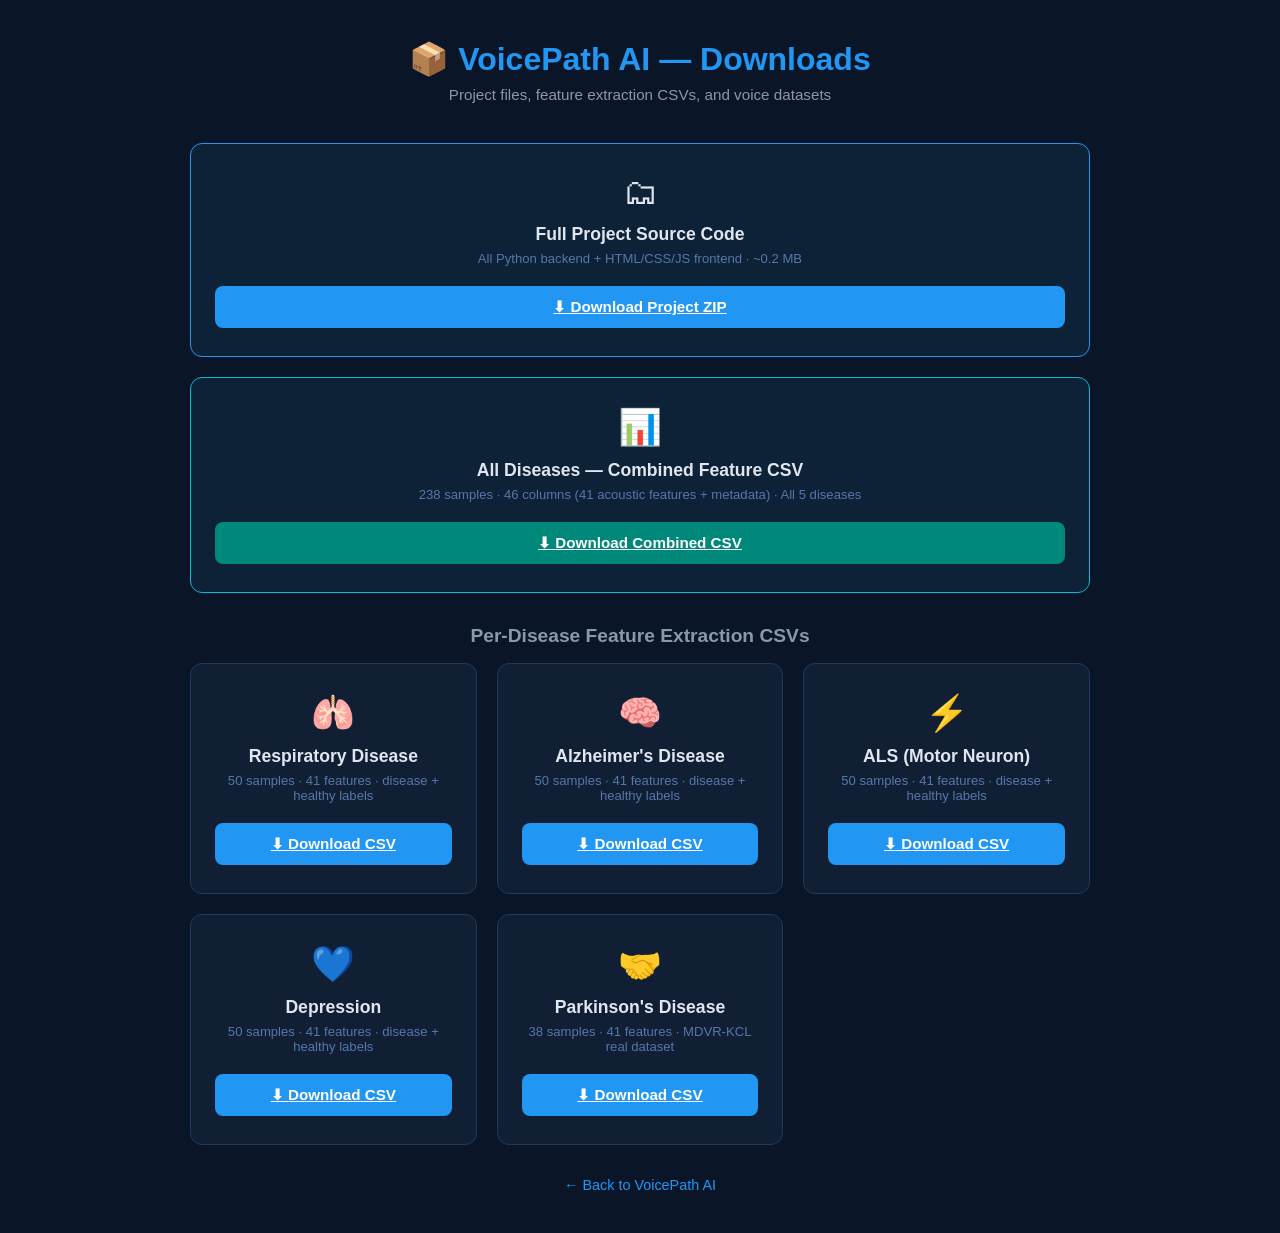
<file: voicepath_ai/frontend/downloads.html>
<!DOCTYPE html>
<html lang="en">
<head>
<meta charset="UTF-8">
<meta name="viewport" content="width=device-width, initial-scale=1.0">
<title>Dataset Downloads — VoicePath AI</title>
<style>
  * { box-sizing: border-box; margin: 0; padding: 0; }
  body { font-family: 'Segoe UI', sans-serif; background: #0a1628; color: #e0e6f0; min-height: 100vh; display: flex; flex-direction: column; align-items: center; justify-content: center; padding: 40px 20px; }
  h1 { font-size: 2rem; color: #2196F3; margin-bottom: 8px; }
  p.sub { color: #8899aa; margin-bottom: 40px; font-size: 0.95rem; }
  .cards { display: grid; grid-template-columns: repeat(auto-fit, minmax(260px, 1fr)); gap: 20px; width: 100%; max-width: 900px; }
  .card { background: #111f35; border: 1px solid #1e3a5f; border-radius: 12px; padding: 28px 24px; text-align: center; }
  .card h2 { font-size: 1.1rem; margin-bottom: 6px; }
  .card .meta { font-size: 0.82rem; color: #5577aa; margin-bottom: 20px; }
  .card .meta span { display: block; }
  .btn { display: inline-block; padding: 12px 28px; background: #2196F3; color: #fff; border: none; border-radius: 8px; font-size: 0.95rem; font-weight: 600; cursor: pointer; width: 100%; transition: background 0.2s; }
  .btn:hover { background: #1976D2; }
  .btn:disabled { background: #1a3a5c; color: #5577aa; cursor: not-allowed; }
  .progress { margin-top: 12px; font-size: 0.82rem; color: #5577aa; min-height: 18px; }
  .icon { font-size: 2.2rem; margin-bottom: 12px; }
  a.back { color: #2196F3; text-decoration: none; margin-top: 32px; font-size: 0.9rem; }
  a.back:hover { text-decoration: underline; }
</style>
</head>
<body>

<h1>📦 VoicePath AI — Downloads</h1>
<p class="sub">Project files, feature extraction CSVs, and voice datasets</p>

<div class="cards">

  <!-- PROJECT ZIP -->
  <div class="card" style="grid-column:1/-1;background:#0d2137;border-color:#2196F3">
    <div class="icon">🗂</div>
    <h2>Full Project Source Code</h2>
    <div class="meta"><span>All Python backend + HTML/CSS/JS frontend · ~0.2 MB</span></div>
    <a class="btn" href="/VoicePath_AI_Project.zip" download>⬇ Download Project ZIP</a>
  </div>

  <!-- COMBINED FEATURES -->
  <div class="card" style="grid-column:1/-1;background:#0d2137;border-color:#00BCD4">
    <div class="icon">📊</div>
    <h2>All Diseases — Combined Feature CSV</h2>
    <div class="meta"><span>238 samples · 46 columns (41 acoustic features + metadata) · All 5 diseases</span></div>
    <a class="btn" href="/all_diseases_features.csv" download style="background:#00897B">⬇ Download Combined CSV</a>
  </div>

</div>

<h2 style="margin:32px 0 16px;font-size:1.2rem;color:#8899aa">Per-Disease Feature Extraction CSVs</h2>
<div class="cards">

  <div class="card">
    <div class="icon">🫁</div>
    <h2>Respiratory Disease</h2>
    <div class="meta"><span>50 samples · 41 features · disease + healthy labels</span></div>
    <a class="btn" href="/respiratory_features.csv" download>⬇ Download CSV</a>
  </div>

  <div class="card">
    <div class="icon">🧠</div>
    <h2>Alzheimer's Disease</h2>
    <div class="meta"><span>50 samples · 41 features · disease + healthy labels</span></div>
    <a class="btn" href="/alzheimers_features.csv" download>⬇ Download CSV</a>
  </div>

  <div class="card">
    <div class="icon">⚡</div>
    <h2>ALS (Motor Neuron)</h2>
    <div class="meta"><span>50 samples · 41 features · disease + healthy labels</span></div>
    <a class="btn" href="/als_features.csv" download>⬇ Download CSV</a>
  </div>

  <div class="card">
    <div class="icon">💙</div>
    <h2>Depression</h2>
    <div class="meta"><span>50 samples · 41 features · disease + healthy labels</span></div>
    <a class="btn" href="/depression_features.csv" download>⬇ Download CSV</a>
  </div>

  <div class="card">
    <div class="icon">🤝</div>
    <h2>Parkinson's Disease</h2>
    <div class="meta"><span>38 samples · 41 features · MDVR-KCL real dataset</span></div>
    <a class="btn" href="/parkinsons_features.csv" download>⬇ Download CSV</a>
  </div>

</div>

<a class="back" href="/">← Back to VoicePath AI</a>

<script>
// Direct anchor downloads — no JS needed
</script>
</body>
</html>
</file>
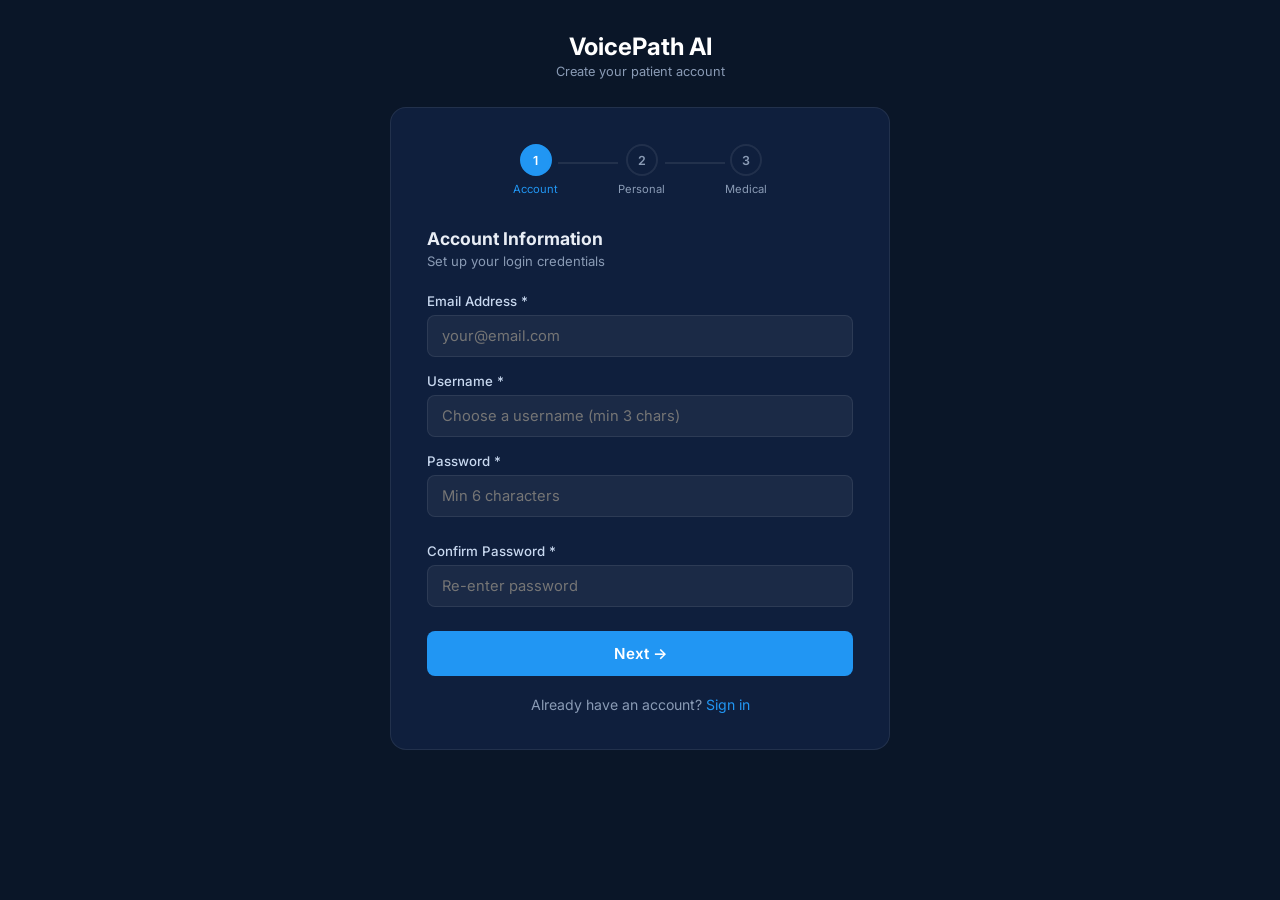
<file: voicepath_ai/frontend/register.html>
<!DOCTYPE html>
<html lang="en">
<head>
<meta charset="UTF-8">
<meta name="viewport" content="width=device-width, initial-scale=1.0">
<title>Create Account — VoicePath AI</title>
<link rel="preconnect" href="https://fonts.googleapis.com">
<link href="https://fonts.googleapis.com/css2?family=Inter:wght@300;400;500;600;700&display=swap" rel="stylesheet">
<style>
*, *::before, *::after { box-sizing: border-box; margin: 0; padding: 0; }
:root {
  --bg: #0a1628; --bg-card: #0f1f3d; --primary: #2196F3; --secondary: #00BCD4;
  --text: #e8edf5; --text-muted: #8a9bb5; --border: rgba(255,255,255,0.08);
  --danger: #ef5350; --success: #66BB6A; --font: 'Inter', system-ui, sans-serif;
}
body { font-family: var(--font); background: var(--bg); color: var(--text); min-height: 100vh; display: flex; flex-direction: column; align-items: center; justify-content: flex-start; padding: 32px 24px; }
.brand { text-align: center; margin-bottom: 28px; }
.brand h1 { font-size: 1.5rem; font-weight: 700; color: #fff; }
.brand p { font-size: 0.8rem; color: var(--text-muted); margin-top: 3px; }
.card { background: var(--bg-card); border: 1px solid var(--border); border-radius: 16px; padding: 36px; width: 100%; max-width: 500px; }
/* Progress */
.progress-bar { display: flex; align-items: center; justify-content: center; gap: 0; margin-bottom: 32px; }
.step-dot { display: flex; flex-direction: column; align-items: center; gap: 6px; }
.dot { width: 32px; height: 32px; border-radius: 50%; border: 2px solid var(--border); background: transparent; display: flex; align-items: center; justify-content: center; font-size: 0.78rem; font-weight: 600; color: var(--text-muted); transition: all 0.3s; }
.dot.active { border-color: var(--primary); background: var(--primary); color: #fff; }
.dot.done { border-color: var(--success); background: var(--success); color: #fff; }
.step-label { font-size: 0.7rem; color: var(--text-muted); white-space: nowrap; }
.step-label.active { color: var(--primary); }
.connector { flex: 1; height: 2px; background: var(--border); max-width: 60px; margin-top: -14px; transition: background 0.3s; }
.connector.done { background: var(--success); }
/* Form */
.step-panel { display: none; }
.step-panel.active { display: block; }
.step-title { font-size: 1.1rem; font-weight: 700; margin-bottom: 4px; }
.step-sub { font-size: 0.82rem; color: var(--text-muted); margin-bottom: 24px; }
.form-row { display: grid; grid-template-columns: 1fr 1fr; gap: 14px; }
.form-group { margin-bottom: 16px; }
label { display: block; font-size: 0.83rem; font-weight: 500; margin-bottom: 6px; color: #c8d8ef; }
input[type=text], input[type=email], input[type=password], input[type=number], input[type=date], select, textarea {
  width: 100%; background: rgba(255,255,255,0.05); border: 1.5px solid var(--border);
  color: var(--text); border-radius: 8px; padding: 11px 14px; font-size: 0.92rem;
  font-family: var(--font); outline: none; transition: border-color 0.2s;
}
select option { background: #0f1f3d; }
textarea { resize: vertical; min-height: 70px; }
input:focus, select:focus, textarea:focus { border-color: var(--primary); }
.toggle-group { display: grid; grid-template-columns: 1fr 1fr; gap: 10px; }
.toggle-btn { background: rgba(255,255,255,0.04); border: 1.5px solid var(--border); color: var(--text-muted); border-radius: 8px; padding: 10px; font-size: 0.85rem; font-weight: 500; cursor: pointer; font-family: var(--font); text-align: center; transition: all 0.2s; }
.toggle-btn.selected-yes { border-color: var(--danger); background: rgba(239,83,80,0.1); color: #ef5350; }
.toggle-btn.selected-no  { border-color: var(--success); background: rgba(76,175,80,0.1); color: var(--success); }
.nav-btns { display: flex; gap: 12px; margin-top: 24px; }
.btn { flex: 1; background: var(--primary); color: #fff; border: none; border-radius: 8px; padding: 13px; font-size: 0.95rem; font-weight: 600; cursor: pointer; font-family: var(--font); transition: background 0.2s; display: flex; align-items: center; justify-content: center; gap: 8px; }
.btn:hover { background: #1976D2; }
.btn:disabled { opacity: 0.6; cursor: not-allowed; }
.btn-outline { background: transparent; color: var(--primary); border: 1.5px solid var(--primary); }
.btn-outline:hover { background: rgba(33,150,243,0.1); }
.error-msg { background: rgba(239,83,80,0.1); border: 1px solid rgba(239,83,80,0.3); color: var(--danger); border-radius: 8px; padding: 12px; font-size: 0.85rem; margin-bottom: 18px; display: none; }
.login-link { text-align: center; margin-top: 20px; font-size: 0.88rem; color: var(--text-muted); }
.link { color: var(--primary); text-decoration: none; }
.link:hover { text-decoration: underline; }
.pw-strength { height: 4px; border-radius: 2px; margin-top: 6px; transition: all 0.3s; }
.spinner { width: 16px; height: 16px; border: 2.5px solid rgba(255,255,255,0.3); border-top-color:#fff; border-radius:50%; animation: spin 0.7s linear infinite; }
@keyframes spin { to { transform: rotate(360deg); } }
@media(max-width:500px) { .form-row { grid-template-columns: 1fr; } }
</style>
</head>
<body>
<div class="brand">
  <h1>VoicePath AI</h1>
  <p>Create your patient account</p>
</div>

<div class="card">
  <!-- Progress bar -->
  <div class="progress-bar" id="progress-bar">
    <div class="step-dot">
      <div class="dot active" id="dot-1">1</div>
      <div class="step-label active" id="lbl-1">Account</div>
    </div>
    <div class="connector" id="conn-1"></div>
    <div class="step-dot">
      <div class="dot" id="dot-2">2</div>
      <div class="step-label" id="lbl-2">Personal</div>
    </div>
    <div class="connector" id="conn-2"></div>
    <div class="step-dot">
      <div class="dot" id="dot-3">3</div>
      <div class="step-label" id="lbl-3">Medical</div>
    </div>
  </div>

  <div class="error-msg" id="error-msg"></div>

  <!-- STEP 1: Account -->
  <div class="step-panel active" id="step-1">
    <h3 class="step-title">Account Information</h3>
    <p class="step-sub">Set up your login credentials</p>
    <div class="form-group">
      <label>Email Address *</label>
      <input type="email" id="email" placeholder="your@email.com" required>
    </div>
    <div class="form-group">
      <label>Username *</label>
      <input type="text" id="username" placeholder="Choose a username (min 3 chars)" required>
    </div>
    <div class="form-group">
      <label>Password *</label>
      <input type="password" id="password" placeholder="Min 6 characters" oninput="checkPwStrength(this.value)" required>
      <div class="pw-strength" id="pw-strength"></div>
    </div>
    <div class="form-group">
      <label>Confirm Password *</label>
      <input type="password" id="confirm-pw" placeholder="Re-enter password" required>
    </div>
    <div class="nav-btns">
      <button class="btn" onclick="nextStep(1)">Next &#8594;</button>
    </div>
  </div>

  <!-- STEP 2: Personal Info -->
  <div class="step-panel" id="step-2">
    <h3 class="step-title">Personal Information</h3>
    <p class="step-sub">Help us personalize your dashboard</p>
    <div class="form-group">
      <label>Full Name *</label>
      <input type="text" id="full-name" placeholder="Enter your full name" required>
    </div>
    <div class="form-row">
      <div class="form-group">
        <label>Age</label>
        <input type="number" id="age" placeholder="Years" min="1" max="120">
      </div>
      <div class="form-group">
        <label>Gender</label>
        <select id="gender">
          <option value="">Select</option>
          <option value="Male">Male</option>
          <option value="Female">Female</option>
          <option value="Other">Other</option>
          <option value="Prefer not to say">Prefer not to say</option>
        </select>
      </div>
    </div>
    <div class="form-row">
      <div class="form-group">
        <label>Date of Birth</label>
        <input type="date" id="dob">
      </div>
      <div class="form-group">
        <label>Phone Number</label>
        <input type="text" id="phone" placeholder="+1 234 567 8900">
      </div>
    </div>
    <div class="form-group">
      <label>Address</label>
      <input type="text" id="address" placeholder="City, Country">
    </div>
    <div class="nav-btns">
      <button class="btn btn-outline" onclick="prevStep(2)">&#8592; Back</button>
      <button class="btn" onclick="nextStep(2)">Next &#8594;</button>
    </div>
  </div>

  <!-- STEP 3: Medical History -->
  <div class="step-panel" id="step-3">
    <h3 class="step-title">Medical History</h3>
    <p class="step-sub">This information helps provide better analysis context</p>

    <div class="form-group">
      <label>Do you have Diabetes?</label>
      <div class="toggle-group">
        <button type="button" class="toggle-btn" id="diab-yes" onclick="setToggle('diabetes', true)">Yes</button>
        <button type="button" class="toggle-btn" id="diab-no"  onclick="setToggle('diabetes', false)">No</button>
      </div>
    </div>
    <div class="form-group" id="diab-type-group" style="display:none">
      <label>Diabetes Type</label>
      <select id="diabetes-type">
        <option value="">Select type</option>
        <option value="Type 1">Type 1</option>
        <option value="Type 2">Type 2</option>
        <option value="Pre-diabetic">Pre-diabetic</option>
        <option value="Gestational">Gestational</option>
      </select>
    </div>

    <div class="form-row">
      <div class="form-group">
        <label>Hypertension (High BP)?</label>
        <div class="toggle-group">
          <button type="button" class="toggle-btn" id="hyp-yes" onclick="setToggle('hypertension', true)">Yes</button>
          <button type="button" class="toggle-btn" id="hyp-no"  onclick="setToggle('hypertension', false)">No</button>
        </div>
      </div>
      <div class="form-group">
        <label>Asthma?</label>
        <div class="toggle-group">
          <button type="button" class="toggle-btn" id="asthma-yes" onclick="setToggle('asthma', true)">Yes</button>
          <button type="button" class="toggle-btn" id="asthma-no"  onclick="setToggle('asthma', false)">No</button>
        </div>
      </div>
    </div>

    <div class="form-row">
      <div class="form-group">
        <label>Heart Disease?</label>
        <div class="toggle-group">
          <button type="button" class="toggle-btn" id="heart-yes" onclick="setToggle('heart', true)">Yes</button>
          <button type="button" class="toggle-btn" id="heart-no"  onclick="setToggle('heart', false)">No</button>
        </div>
      </div>
      <div class="form-group">
        <label>Smoker?</label>
        <div class="toggle-group">
          <button type="button" class="toggle-btn" id="smoke-yes" onclick="setToggle('smoker', true)">Yes</button>
          <button type="button" class="toggle-btn" id="smoke-no"  onclick="setToggle('smoker', false)">No</button>
        </div>
      </div>
    </div>

    <div class="form-group">
      <label>Current Medications</label>
      <textarea id="medications" placeholder="List any medications you currently take..."></textarea>
    </div>
    <div class="form-group">
      <label>Known Allergies</label>
      <input type="text" id="allergies" placeholder="e.g. Penicillin, Pollen">
    </div>
    <div class="form-group">
      <label>Family Medical History</label>
      <textarea id="family-history" placeholder="Any relevant family medical history..."></textarea>
    </div>

    <div class="nav-btns">
      <button class="btn btn-outline" onclick="prevStep(3)">&#8592; Back</button>
      <button class="btn" id="submit-btn" onclick="handleRegister()">
        <span id="submit-text">Create Account</span>
        <div class="spinner" id="submit-spinner" style="display:none"></div>
      </button>
    </div>
  </div>

  <div class="login-link">
    Already have an account? <a href="login.html" class="link">Sign in</a>
  </div>
</div>

<script>
const toggleState = { diabetes: null, hypertension: null, asthma: null, heart: null, smoker: null };

function setToggle(key, val) {
  toggleState[key] = val;
  const prefix = { diabetes:'diab', hypertension:'hyp', asthma:'asthma', heart:'heart', smoker:'smoke' }[key];
  document.getElementById(prefix+'-yes').className = 'toggle-btn' + (val ? ' selected-yes' : '');
  document.getElementById(prefix+'-no').className  = 'toggle-btn' + (!val ? ' selected-no' : '');
  if (key === 'diabetes') document.getElementById('diab-type-group').style.display = val ? 'block' : 'none';
}

function checkPwStrength(pw) {
  const el = document.getElementById('pw-strength');
  if (!pw) { el.style.width='0'; return; }
  let score = 0;
  if (pw.length >= 6) score++;
  if (pw.length >= 10) score++;
  if (/[A-Z]/.test(pw)) score++;
  if (/[0-9]/.test(pw)) score++;
  if (/[^A-Za-z0-9]/.test(pw)) score++;
  const colors = ['#f44336','#FF9800','#FFC107','#66BB6A','#2196F3'];
  el.style.background = colors[score-1] || '#ef5350';
  el.style.width = (score * 20) + '%';
}

function showError(msg) {
  const el = document.getElementById('error-msg');
  el.textContent = msg; el.style.display = 'block';
  el.scrollIntoView({ behavior: 'smooth', block: 'nearest' });
}
function hideError() { document.getElementById('error-msg').style.display = 'none'; }

function updateProgress(current) {
  [1,2,3].forEach(i => {
    const dot = document.getElementById('dot-'+i);
    const lbl = document.getElementById('lbl-'+i);
    if (i < current) { dot.className='dot done'; dot.textContent='✓'; lbl.className='step-label'; }
    else if (i === current) { dot.className='dot active'; dot.textContent=i; lbl.className='step-label active'; }
    else { dot.className='dot'; dot.textContent=i; lbl.className='step-label'; }
  });
  [1,2].forEach(i => {
    document.getElementById('conn-'+i).className = 'connector' + (i < current ? ' done' : '');
  });
}

function nextStep(current) {
  hideError();
  if (current === 1) {
    const email = document.getElementById('email').value.trim();
    const username = document.getElementById('username').value.trim();
    const pw = document.getElementById('password').value;
    const cpw = document.getElementById('confirm-pw').value;
    if (!email || !/^[^@\s]+@[^@\s]+\.[^@\s]+$/.test(email)) { showError('Enter a valid email address.'); return; }
    if (username.length < 3) { showError('Username must be at least 3 characters.'); return; }
    if (pw.length < 6) { showError('Password must be at least 6 characters.'); return; }
    if (pw !== cpw) { showError('Passwords do not match.'); return; }
  }
  if (current === 2) {
    if (!document.getElementById('full-name').value.trim()) { showError('Full name is required.'); return; }
  }
  document.getElementById('step-'+current).classList.remove('active');
  document.getElementById('step-'+(current+1)).classList.add('active');
  updateProgress(current+1);
}

function prevStep(current) {
  hideError();
  document.getElementById('step-'+current).classList.remove('active');
  document.getElementById('step-'+(current-1)).classList.add('active');
  updateProgress(current-1);
}

async function handleRegister() {
  hideError();
  const btn = document.getElementById('submit-btn');
  const spinner = document.getElementById('submit-spinner');
  const btnText = document.getElementById('submit-text');
  btn.disabled = true; spinner.style.display='block'; btnText.textContent='Creating account...';

  const payload = {
    email:           document.getElementById('email').value.trim(),
    username:        document.getElementById('username').value.trim(),
    password:        document.getElementById('password').value,
    full_name:       document.getElementById('full-name').value.trim(),
    age:             parseInt(document.getElementById('age').value) || null,
    gender:          document.getElementById('gender').value,
    date_of_birth:   document.getElementById('dob').value,
    phone:           document.getElementById('phone').value.trim(),
    address:         document.getElementById('address').value.trim(),
    has_diabetes:    toggleState.diabetes === true,
    diabetes_type:   document.getElementById('diabetes-type').value,
    has_hypertension:toggleState.hypertension === true,
    has_asthma:      toggleState.asthma === true,
    has_heart_disease:toggleState.heart === true,
    smoker:          toggleState.smoker === true,
    current_medications: document.getElementById('medications').value.trim(),
    allergies:       document.getElementById('allergies').value.trim(),
    family_history:  document.getElementById('family-history').value.trim(),
  };

  try {
    const res = await fetch('/api/auth/register', {
      method: 'POST',
      headers: {'Content-Type': 'application/json'},
      credentials: 'include',
      body: JSON.stringify(payload)
    });
    const data = await res.json();
    if (!res.ok) { showError(data.error || 'Registration failed'); return; }
    localStorage.setItem('vp_user', JSON.stringify(data.user));
    localStorage.setItem('vp_patient', JSON.stringify(data.patient));
    window.location.href = '/dashboard.html';
  } catch(err) {
    showError('Network error: ' + err.message);
  } finally {
    btn.disabled = false; spinner.style.display='none'; btnText.textContent='Create Account';
  }
}
</script>
</body>
</html>
</file>
